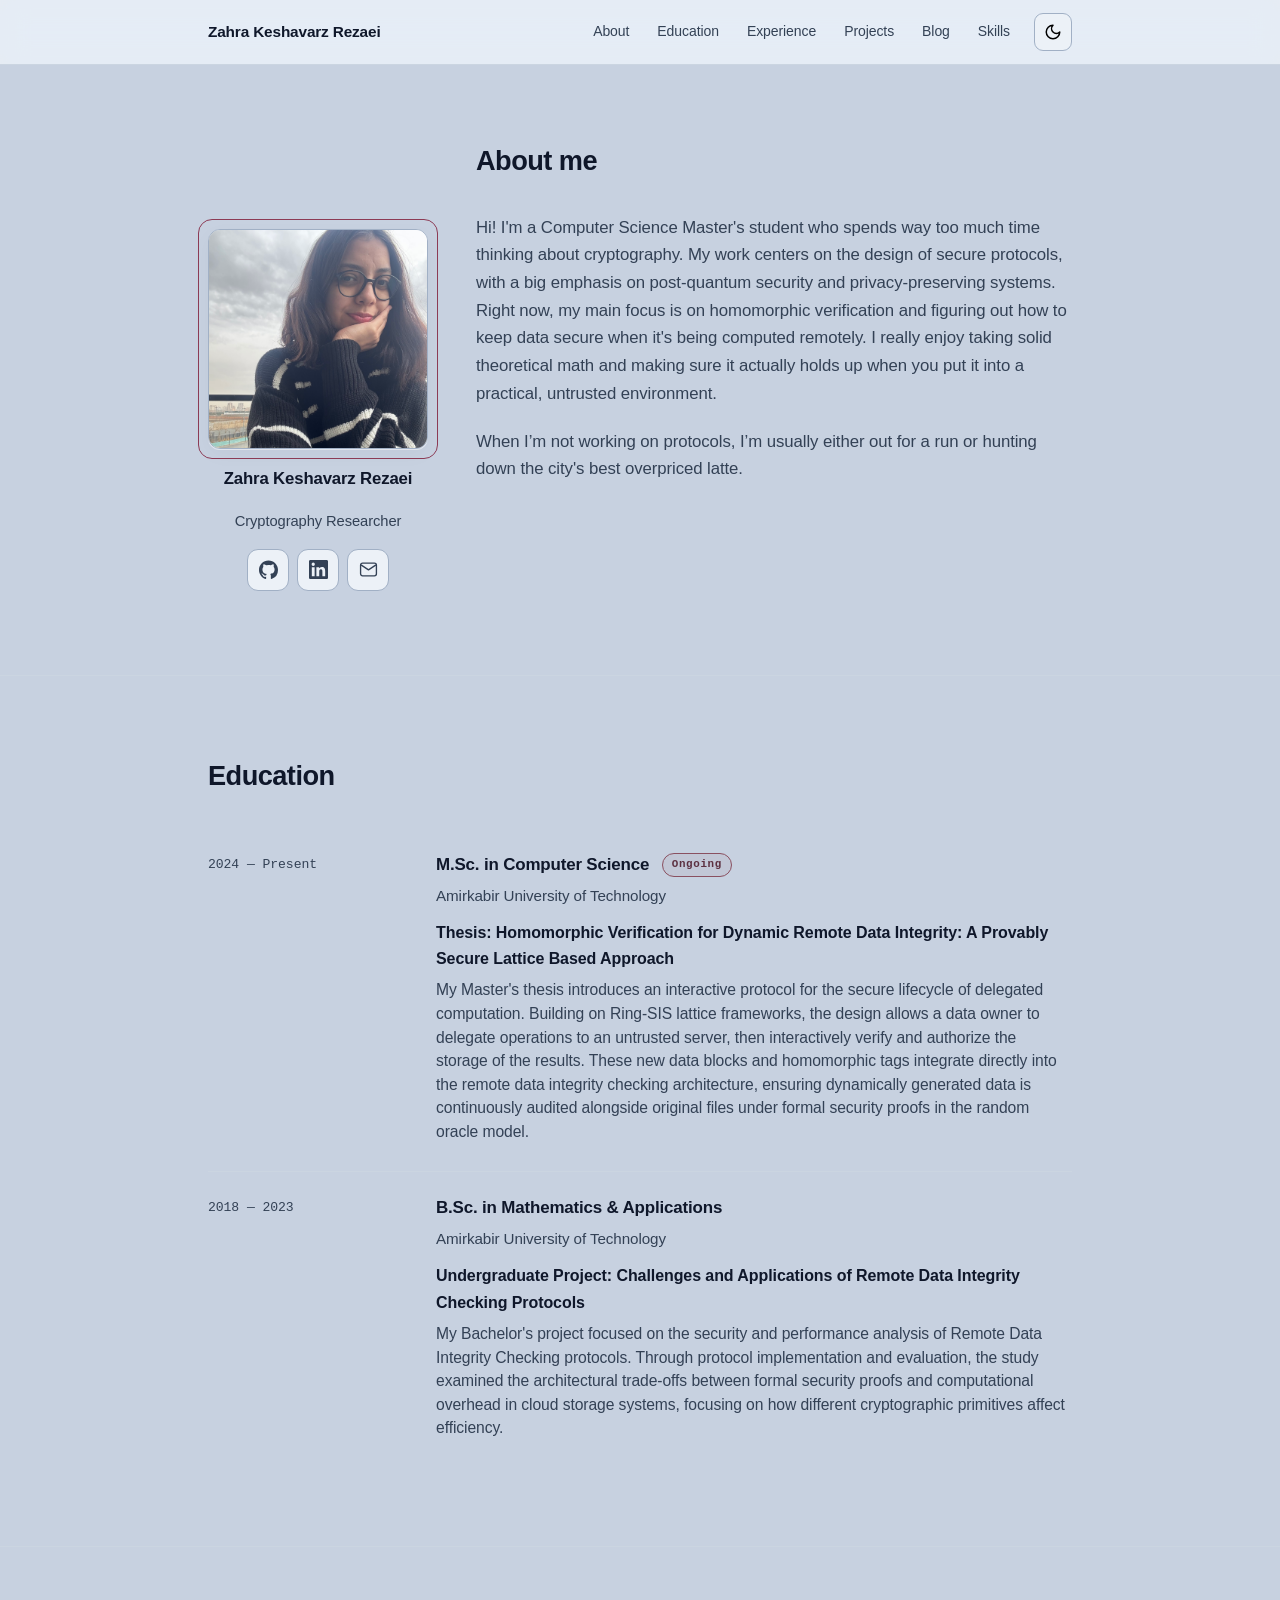
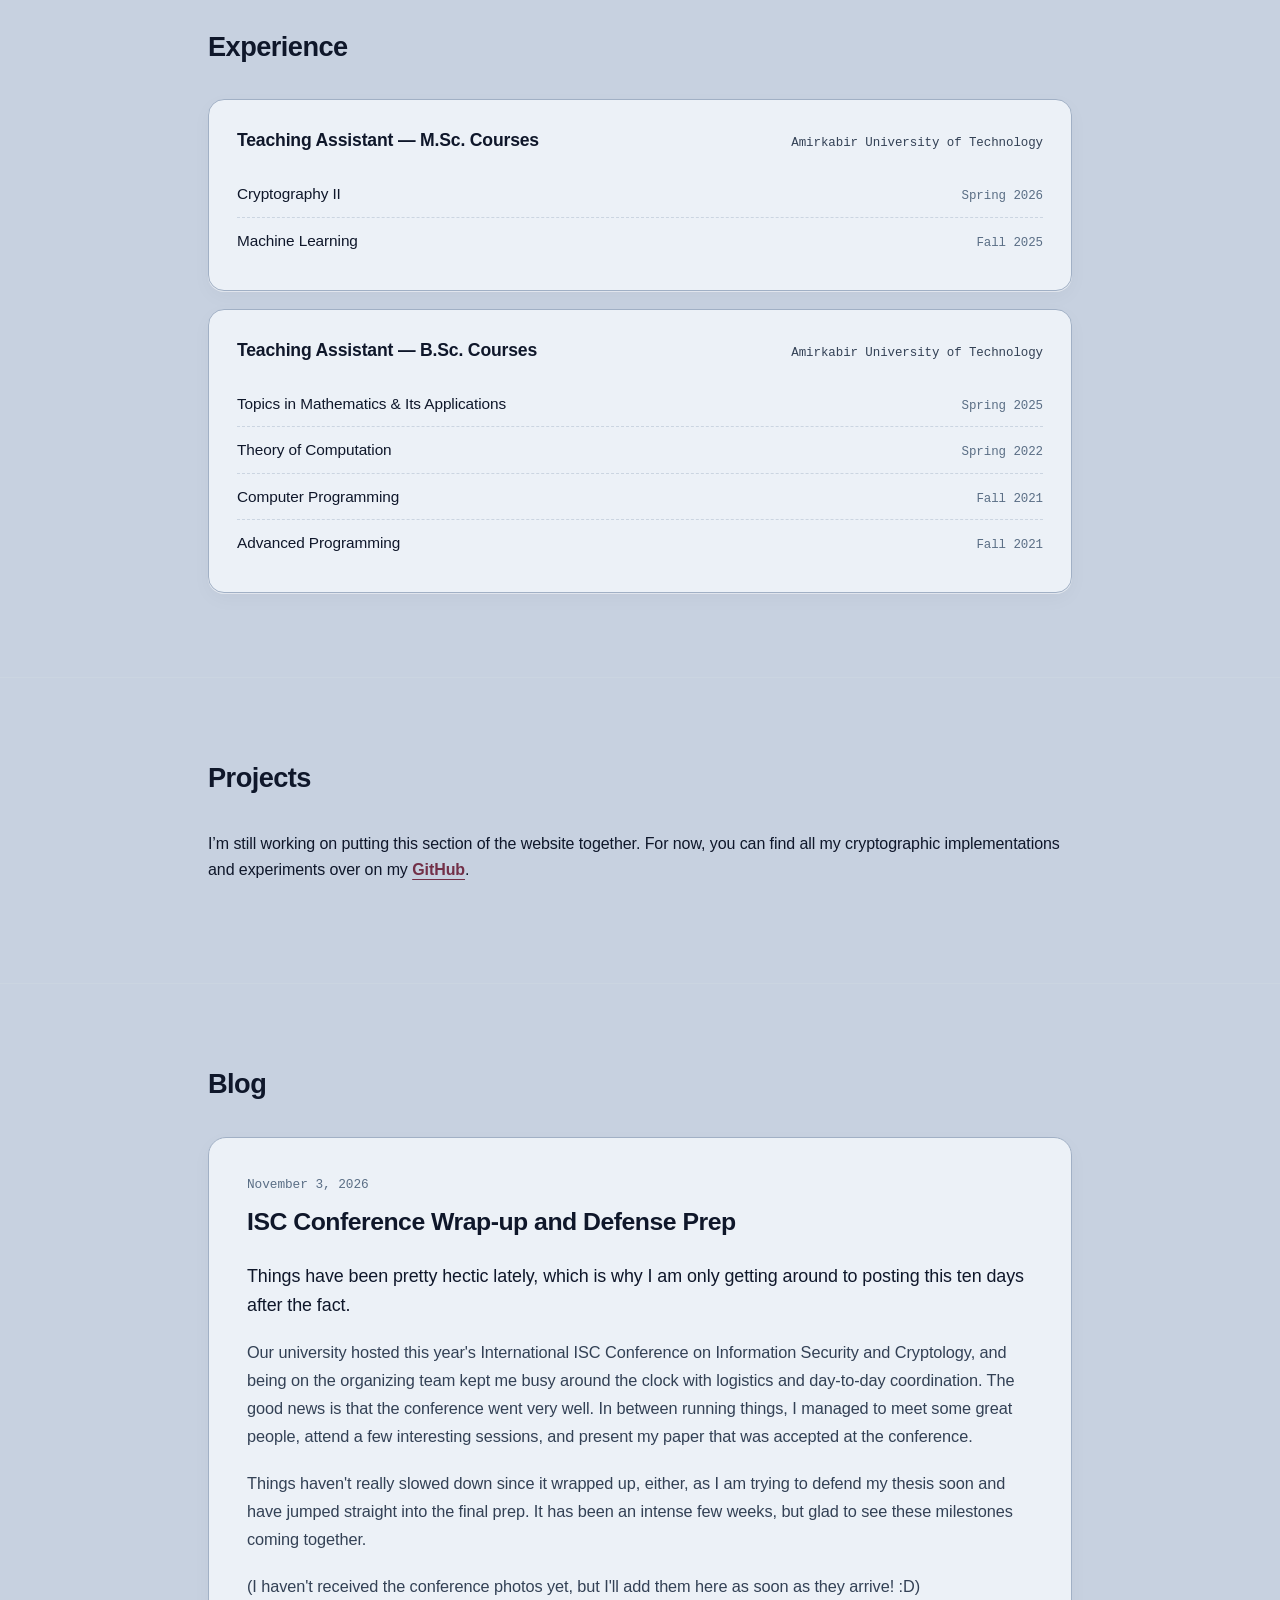
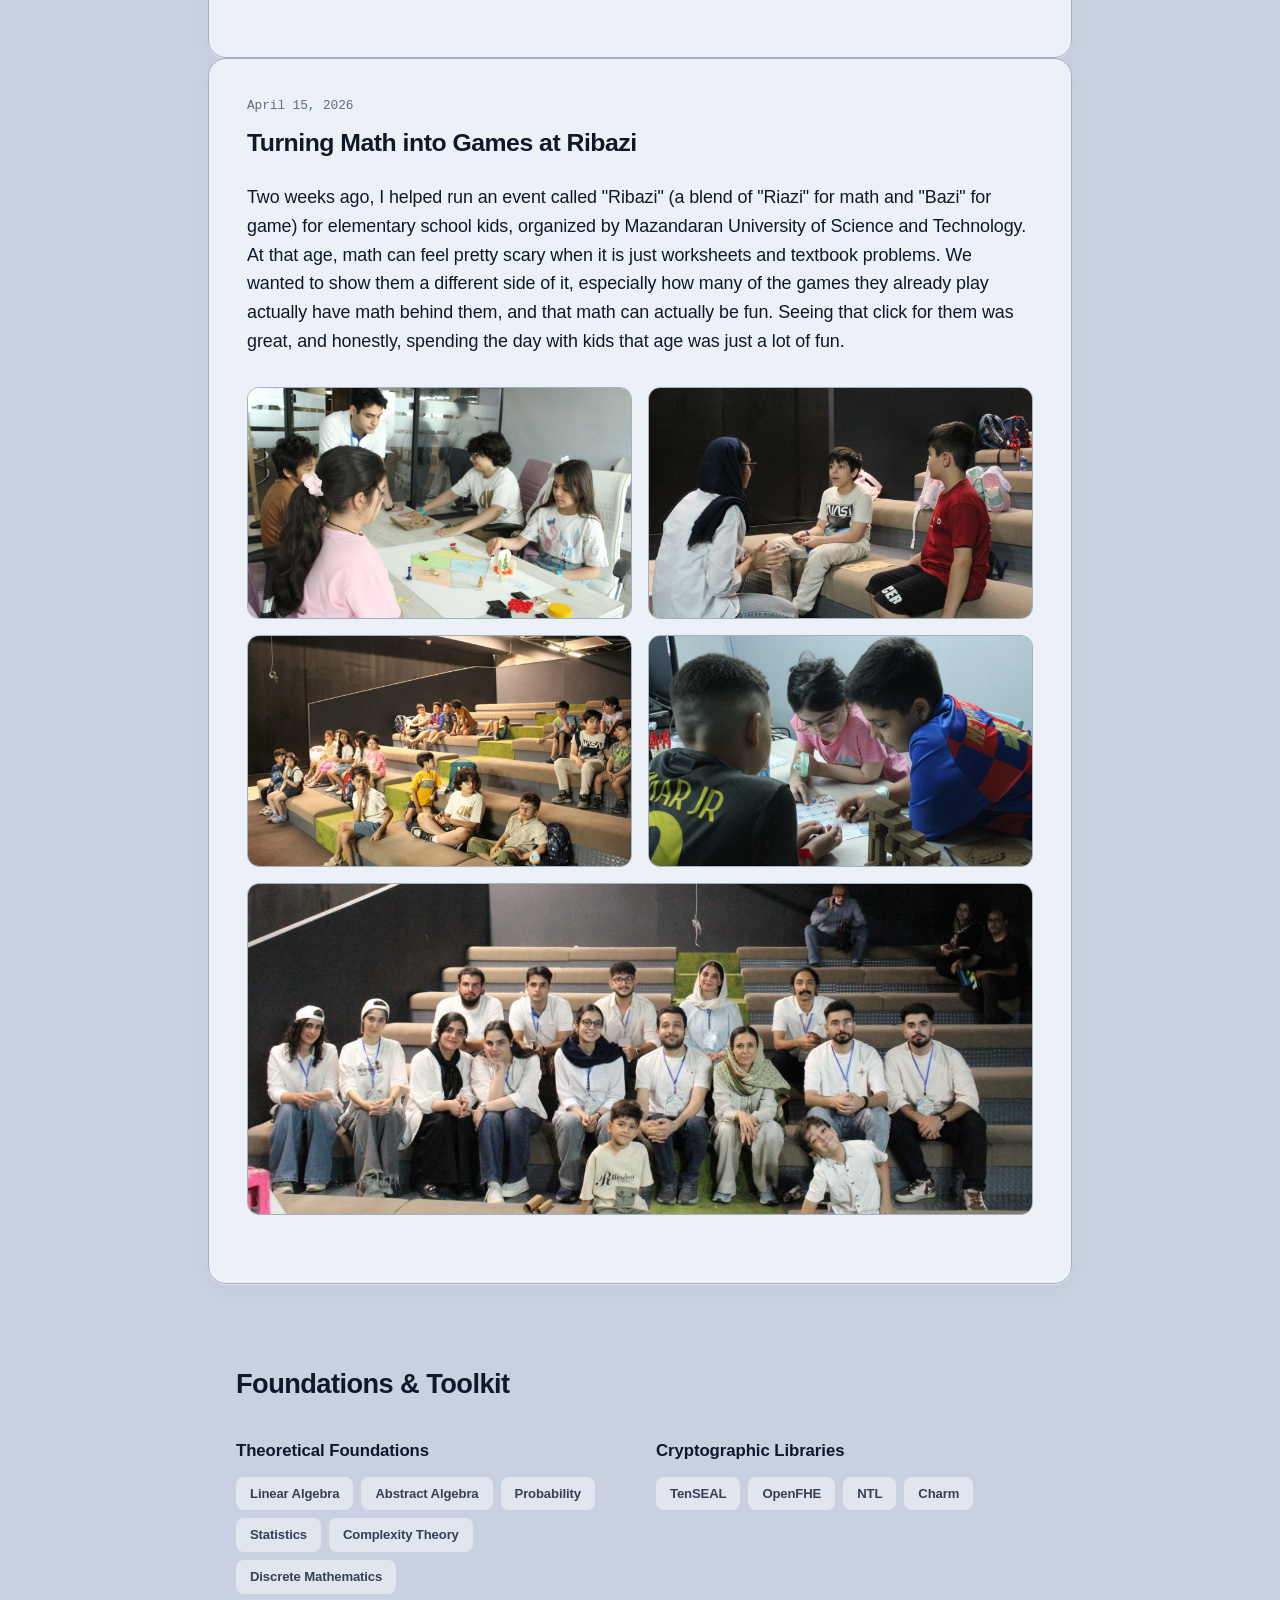
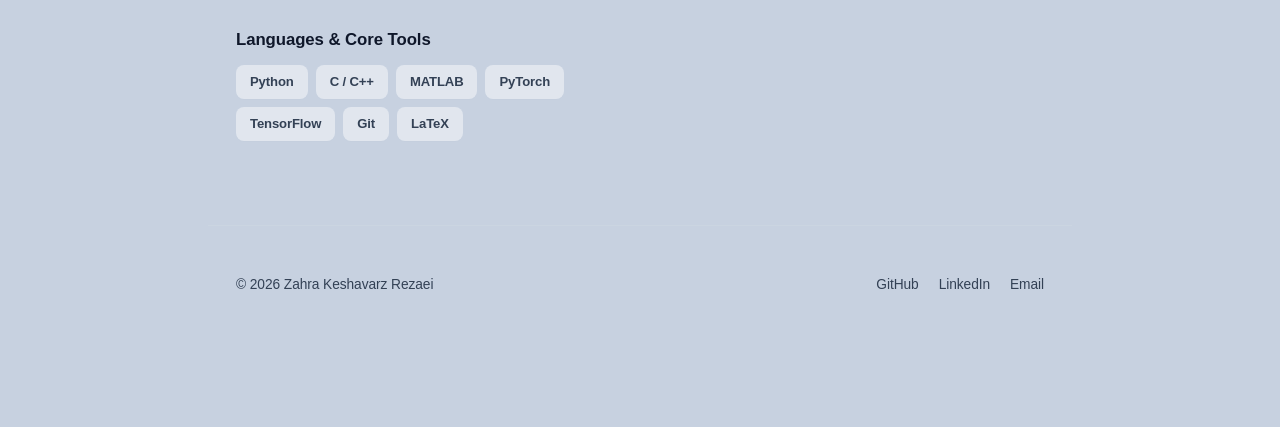
<file: index.html>
<!DOCTYPE html>
<html lang="en">

<head>
    <meta charset="UTF-8" />
    <meta name="viewport" content="width=device-width, initial-scale=1.0" />
    <title>Zahra Keshavarz Rezaei — Computer Science Researcher</title>
    <meta name="description"
        content="Personal academic website of Zahra Keshavarz Rezaei — Computer Science graduate researcher in cryptography." />
    <link rel="stylesheet" href="style.css" />
</head>

<body>

    <!-- ===================== NAV ===================== -->
    <header class="nav">
        <div class="nav-inner">
            <a class="brand" href="#top">
                Zahra Keshavarz Rezaei
            </a>

            <div style="display: flex; align-items: center; gap: 12px;">
                <nav class="nav-menu" aria-label="Primary">
                    <a href="#about">About</a>
                    <a href="#education">Education</a>
                    <a href="#experience">Experience</a>
                    <a href="#projects">Projects</a>
                    <a href="#Blog">Blog</a>
                    <a href="#skills">Skills</a>
                </nav>

                <button id="theme-toggle" class="theme-toggle" aria-label="Toggle theme">
                    <svg class="sun-icon" xmlns="http://www.w3.org/2000/svg" width="18" height="18" viewBox="0 0 24 24"
                        fill="none" stroke="#FDB813" stroke-width="2" stroke-linecap="round" stroke-linejoin="round"
                        style="display: none;">
                        <circle cx="12" cy="12" r="4"></circle>
                        <path d="M12 2v2"></path>
                        <path d="M12 20v2"></path>
                        <path d="M4.93 4.93l1.41 1.41"></path>
                        <path d="M17.66 17.66l1.41 1.41"></path>
                        <path d="M2 12h2"></path>
                        <path d="M20 12h2"></path>
                        <path d="M6.34 17.66l-1.41 1.41"></path>
                        <path d="M19.07 4.93l-1.41 1.41"></path>
                    </svg>
                    <svg class="moon-icon" xmlns="http://www.w3.org/2000/svg" width="18" height="18" viewBox="0 0 24 24"
                        fill="none" stroke="#000000" stroke-width="2" stroke-linecap="round" stroke-linejoin="round">
                        <path d="M12 3a6 6 0 0 0 9 9 9 9 0 1 1-9-9Z"></path>
                    </svg>
                </button>
            </div>
        </div>
    </header>

    <main id="top">

        <!-- ===================== ABOUT ===================== -->
        <section id="about">
            <div class="wrap reveal">
                <div class="about-grid">
                    <div class="about-left">
                        <div class="avatar-frame">
                            <img src="assets/profile.jpg" alt="Zahra Keshavarz Rezaei">
                        </div>
                        <h3 class="about-name">Zahra Keshavarz Rezaei</h3>
                        <p class="about-role">Cryptography Researcher</p>
                        <div class="socials">
                            <a class="icon-link" href="https://github.com/zahrakvrz" target="_blank" rel="noopener"
                                aria-label="GitHub" title="GitHub">
                                <svg viewBox="0 0 24 24" fill="currentColor">
                                    <path
                                        d="M12 .5C5.37.5 0 5.87 0 12.5c0 5.3 3.44 9.8 8.21 11.39.6.11.82-.26.82-.58 0-.29-.01-1.04-.02-2.05-3.34.73-4.04-1.61-4.04-1.61-.55-1.39-1.34-1.76-1.34-1.76-1.09-.75.08-.73.08-.73 1.2.08 1.84 1.24 1.84 1.24 1.07 1.83 2.81 1.3 3.5.99.11-.78.42-1.3.76-1.6-2.67-.3-5.47-1.34-5.47-5.95 0-1.31.47-2.39 1.24-3.23-.13-.31-.54-1.53.12-3.19 0 0 1.01-.32 3.3 1.23a11.5 11.5 0 0 1 3.01-.4c1.02 0 2.05.14 3.01.4 2.29-1.55 3.3-1.23 3.3-1.23.66 1.66.25 2.88.12 3.19.77.84 1.24 1.92 1.24 3.23 0 4.62-2.81 5.64-5.49 5.94.43.37.81 1.1.81 2.22 0 1.6-.01 2.9-.01 3.29 0 .32.21.7.83.58A12.01 12.01 0 0 0 24 12.5C24 5.87 18.63.5 12 .5z" />
                                </svg>
                            </a>
                            <a class="icon-link" href="https://www.linkedin.com/in/zahrakeshavarz/" target="_blank"
                                rel="noopener" aria-label="LinkedIn" title="LinkedIn">
                                <svg viewBox="0 0 24 24" fill="currentColor">
                                    <path
                                        d="M20.45 20.45h-3.56v-5.57c0-1.33-.02-3.04-1.85-3.04-1.85 0-2.14 1.45-2.14 2.94v5.67H9.34V9h3.42v1.56h.05c.48-.9 1.64-1.85 3.37-1.85 3.6 0 4.27 2.37 4.27 5.46v6.28zM5.34 7.43a2.07 2.07 0 1 1 0-4.14 2.07 2.07 0 0 1 0 4.14zM7.12 20.45H3.55V9h3.57v11.45zM22.22 0H1.77C.79 0 0 .77 0 1.73v20.54C0 23.23.79 24 1.77 24h20.45c.98 0 1.78-.77 1.78-1.73V1.73C24 .77 23.2 0 22.22 0z" />
                                </svg>
                            </a>
                            <a class="icon-link" href="mailto:zahra.kvrz@gmail.com" aria-label="Email" title="Email">
                                <svg viewBox="0 0 24 24" fill="none" stroke="currentColor" stroke-width="1.7"
                                    stroke-linecap="round" stroke-linejoin="round">
                                    <rect x="2" y="4" width="20" height="16" rx="2.5" />
                                    <path d="m3 6.5 9 6 9-6" />
                                </svg>
                            </a>
                        </div>
                    </div>
                    <div class="about-right">
                        <h2 class="section-title">About me</h2>
                        <div class="about-body">
                            <p>Hi! I'm a Computer Science Master's student who spends way too much time thinking about
                                cryptography. My work centers on the design of secure protocols, with a big emphasis on
                                post-quantum security and privacy-preserving systems.
                                Right now, my main focus is on homomorphic verification and figuring out how to keep
                                data secure when it's being computed remotely. I really enjoy taking solid theoretical
                                math and making sure it actually holds up when you put it into a practical, untrusted
                                environment.</p>
                            <p>When I’m not working on protocols, I’m usually either out for a run or hunting down the
                                city's best overpriced latte.</p>
                        </div>
                    </div>
                </div>
            </div>
        </section>

        <!-- ===================== EDUCATION ===================== -->
        <section id="education">
            <div class="wrap reveal">
                <!-- <p class="eyebrow">Education</p> -->
                <h2 class="section-title">Education</h2>
                <div class="timeline">

                    <div class="tl-item">
                        <div class="tl-date">2024 — Present</div>
                        <div class="tl-body">
                            <h3>M.Sc. in Computer Science <span class="badge-now">Ongoing</span></h3>
                            <p class="tl-inst">Amirkabir University of Technology</p>

                            <div class="tl-research" style="margin-top: 12px;">
                                <p style="margin: 0 0 6px 0; color: var(--text); font-weight: 600;">
                                    Thesis: Homomorphic Verification for Dynamic Remote Data Integrity: A Provably
                                    Secure Lattice Based Approach
                                </p>
                                <p style="margin: 0; font-size: 0.98rem; color: var(--text-muted); line-height: 1.5;">
                                    My Master's thesis introduces an interactive protocol for the secure lifecycle of
                                    delegated computation.
                                    Building on Ring-SIS lattice frameworks, the design allows a data owner to delegate
                                    operations to an untrusted server,
                                    then interactively verify and authorize the storage of the results.
                                    These new data blocks and homomorphic tags integrate directly into the remote data
                                    integrity checking architecture,
                                    ensuring dynamically generated data is continuously audited alongside original files
                                    under formal security proofs in the random oracle model.
                                </p>
                            </div>
                        </div>
                    </div>

                    <div class="tl-item">
                        <div class="tl-date">2018 — 2023</div>
                        <div class="tl-body">
                            <h3>B.Sc. in Mathematics & Applications</h3>
                            <p class="tl-inst">Amirkabir University of Technology</p>

                            <div class="tl-research" style="margin-top: 12px;">
                                <p style="margin: 0 0 6px 0; color: var(--text); font-weight: 600;">
                                    Undergraduate Project: Challenges and Applications of Remote Data Integrity Checking
                                    Protocols
                                </p>
                                <p style="margin: 0; font-size: 0.98rem; color: var(--text-muted); line-height: 1.5;">
                                    My Bachelor's project focused on the security and performance analysis of Remote
                                    Data Integrity Checking protocols.
                                    Through protocol implementation and evaluation, the study examined the architectural
                                    trade-offs between formal security proofs and computational overhead in cloud
                                    storage systems, focusing on how different cryptographic primitives affect
                                    efficiency.
                                </p>
                            </div>
                        </div>
                    </div>

                </div>
            </div>
        </section>
        <!-- ===================== EXPERIENCE ===================== -->
        <section id="experience">
            <div class="wrap reveal">
                <!-- <p class="eyebrow">Experience</p> -->
                <h2 class="section-title">Experience</h2>
                <div class="xp">
                    <div class="xp-card">
                        <div class="xp-head">
                            <h3>Teaching Assistant — M.Sc. Courses</h3>
                            <span class="xp-org">Amirkabir University of Technology</span>
                        </div>
                        <ul class="course-list">
                            <li><span class="course-name">Cryptography II</span><span class="course-term">Spring
                                    2026</span></li>
                            <li><span class="course-name">Machine Learning</span><span class="course-term">Fall
                                    2025</span></li>
                        </ul>
                    </div>
                    <div class="xp-card">
                        <div class="xp-head">
                            <h3>Teaching Assistant — B.Sc. Courses</h3>
                            <span class="xp-org">Amirkabir University of Technology</span>
                        </div>
                        <ul class="course-list">
                            <li><span class="course-name">Topics in Mathematics &amp; Its Applications</span><span
                                    class="course-term">Spring 2025</span></li>
                            <li><span class="course-name">Theory of Computation</span><span class="course-term">Spring
                                    2022</span></li>
                            <li><span class="course-name">Computer Programming</span><span class="course-term">Fall
                                    2021</span></li>
                            <li><span class="course-name">Advanced Programming</span><span class="course-term">Fall
                                    2021</span></li>
                        </ul>
                    </div>
                </div>
            </div>
        </section>

        <!-- ===================== PROJECTS ===================== -->
        <section id="projects">
            <div class="wrap reveal">
                <!-- <p class="eyebrow">Projects</p> -->
                <h2 class="section-title">Projects</h2>
                <div class="projects-minimal">
                    <p>I’m still working on putting this section of the website together. For now, you can find all my
                        cryptographic implementations and experiments over on my
                        <a href="https://github.com/zahrakvrz" target="_blank" rel="noopener noreferrer" style="color: #722F47; font-weight: 600;
                         text-decoration: underline; text-underline-offset: 4px;">GitHub</a>.
                    </p>
                </div>
            </div>
        </section>

        <!-- ===================== BLOG ===================== -->
        <section id="blog">
            <div class="wrap reveal">
                <h2 class="section-title">Blog</h2>

                <article class="blog-post">
                    <!-- Post Header -->
                    <header class="post-header">
                        <div class="post-meta">
                            <time datetime="2026-11-03" class="post-date">November 3, 2026</time>
                        </div>
                        <h3 class="post-title">ISC Conference Wrap-up and Defense Prep</h3>
                    </header>

                    <!-- Post Content -->
                    <div class="post-body">
                        <p class="post-lead">
                            Things have been pretty hectic lately, which is why I am only getting around to posting this
                            ten days after the fact.
                        </p>
                        <p>
                            Our university hosted this year's International ISC Conference on Information Security and
                            Cryptology,
                            and being on the organizing team kept me busy around the clock with logistics and day-to-day
                            coordination. The good news
                            is that the conference went very well. In between running things, I managed to meet some
                            great people, attend a few interesting sessions, and present my paper that was accepted at
                            the conference.
                        </p>
                        <p>
                            Things haven't really slowed down since it wrapped up, either, as I am trying to defend my
                            thesis soon and have jumped straight into the final prep. It has been an intense few weeks,
                            but glad to see these milestones coming together.
                        </p>
                        <p>
                            (I haven't received the conference photos yet, but I'll add them here as soon as they
                            arrive! :D)
                        </p>

                        <!-- ================= 3 to 5 Image Gallery ================= -->
                        <!-- 
            Tip: To use 3, 4, or 5 images, simply keep or remove <figure> items. 
            The CSS grid will automatically balance them.
        -->
                        <!--
        <div class="post-gallery" data-count="4">
            <figure class="gallery-item">
                <img src="assets/fig1.jpeg" alt="ISC Conference presentation" loading="lazy">
            </figure>
            <figure class="gallery-item">
                <img src="assets/fig2.jpeg" alt="ISC Conference sessions" loading="lazy">
            </figure>
            <figure class="gallery-item">
                <img src="assets/fig3.jpeg" alt="Organizing team" loading="lazy">
            </figure>
            <figure class="gallery-item">
                <img src="assets/fig4.jpeg" alt="Conference venue" loading="lazy">
            </figure>
        </div>
        -->
                    </div>
                </article>

                <article class="blog-post">
                    <!-- Post Header -->
                    <header class="post-header">
                        <div class="post-meta">
                            <time datetime="2026-09-19" class="post-date">April 15, 2026</time>

                        </div>
                        <h3 class="post-title">Turning Math into Games at Ribazi
                        </h3>
                    </header>

                    <!-- Post Content -->
                    <div class="post-body">
                        <p class="post-lead">
                            Two weeks ago, I helped run an event called "Ribazi" (a blend of "Riazi" for math and "Bazi"
                            for game) for elementary school kids, organized
                            by Mazandaran University of Science and Technology.

                            At that age, math can feel pretty scary when it is just worksheets and textbook problems. We
                            wanted to show them a different side of it, especially how many of the games they already
                            play actually have math behind them, and that math can actually be fun.

                            Seeing that click for them was great, and honestly, spending the day with kids that age was
                            just a lot of fun.
                        </p>

                        <!-- ================= 3 to 5 Image Gallery ================= -->
                        <!-- 
                            Tip: To use 3, 4, or 5 images, simply keep or remove <figure> items. 
                            The CSS grid will automatically balance them.
                        -->
                        <div class="post-gallery" data-count="4">
                            <!-- Image 1 -->
                            <figure class="gallery-item">
                                <img src="assets/fig1.jpeg" alt="Description of first picture" loading="lazy">
                            </figure>

                            <!-- Image 2 -->
                            <figure class="gallery-item">
                                <img src="assets/fig2.jpeg" alt="Description of second picture" loading="lazy">
                            </figure>

                            <!-- Image 3 -->
                            <figure class="gallery-item">
                                <img src="assets/fig3.jpeg" alt="Description of third picture" loading="lazy">
                            </figure>

                            <!-- Image 4 -->
                            <figure class="gallery-item">
                                <img src="assets/fig4.jpeg" alt="Description of fourth picture" loading="lazy">
                            </figure>
                            <!-- Image 5 -->
                            <figure class="gallery-item featured">
                                <img src="assets/fig5.jpg" alt="Description of fifth picture" loading="lazy">
                            </figure>
                        </div>
                </article>

                <section id="skills">
                    <div class="wrap reveal">
                        <!-- <p class="eyebrow">Skills</p> -->
                        <h2 class="section-title">Foundations &amp; Toolkit</h2>

                        <div class="skills-grid"
                            style="display: grid; grid-template-columns: repeat(auto-fit, minmax(300px, 1fr)); gap: 32px; margin-top: 24px;">

                            <div>
                                <h3
                                    style="font-size: 1.05rem; font-weight: 600; margin: 0 0 12px 0; color: var(--text);">
                                    Theoretical Foundations</h3>
                                <div class="pills" style="display: flex; flex-wrap: wrap; gap: 8px;">
                                    <span class="pill">Linear Algebra</span>
                                    <span class="pill">Abstract Algebra</span>
                                    <span class="pill">Probability</span>
                                    <span class="pill">Statistics</span>
                                    <span class="pill">Complexity Theory</span>
                                    <span class="pill">Discrete Mathematics</span>
                                </div>
                            </div>

                            <div>
                                <h3
                                    style="font-size: 1.05rem; font-weight: 600; margin: 0 0 12px 0; color: var(--text);">
                                    Cryptographic Libraries</h3>
                                <div class="pills" style="display: flex; flex-wrap: wrap; gap: 8px;">
                                    <span class="pill">TenSEAL</span>
                                    <span class="pill">OpenFHE</span>
                                    <span class="pill">NTL</span>
                                    <span class="pill">Charm</span>
                                </div>
                            </div>

                            <div>
                                <h3
                                    style="font-size: 1.05rem; font-weight: 600; margin: 0 0 12px 0; color: var(--text);">
                                    Languages &amp; Core Tools</h3>
                                <div class="pills" style="display: flex; flex-wrap: wrap; gap: 8px;">
                                    <span class="pill">Python</span>
                                    <span class="pill">C / C++</span>
                                    <span class="pill">MATLAB</span>
                                    <span class="pill">PyTorch</span>
                                    <span class="pill">TensorFlow</span>
                                    <span class="pill">Git</span>
                                    <span class="pill">LaTeX</span>
                                </div>
                            </div>

                        </div>

                    </div>
                </section>

                <!-- ===================== FOOTER ===================== -->
                <footer>
                    <div class="wrap">
                        <div class="footer-inner">
                            <span class="footer-copy">© <span id="year"></span> Zahra Keshavarz Rezaei</span>
                            <nav class="footer-links" aria-label="Footer">
                                <a href="https://github.com/" target="_blank" rel="noopener">GitHub</a>
                                <a href="https://www.linkedin.com/" target="_blank" rel="noopener">LinkedIn</a>
                                <a href="mailto:zahra@example.com">Email</a>
                            </nav>
                        </div>
                    </div>
                </footer>

                <script src="script.js"></script>

                <script>
                    const storageKey = 'theme-preference';
                    const toggleButton = document.getElementById('theme-toggle');
                    const sunIcon = toggleButton.querySelector('.sun-icon');
                    const moonIcon = toggleButton.querySelector('.moon-icon');

                    // Determine current theme
                    const getColorPreference = () => {
                        if (localStorage.getItem(storageKey)) return localStorage.getItem(storageKey);
                        return window.matchMedia('(prefers-color-scheme: dark)').matches ? 'dark' : 'light';
                    };

                    const theme = { value: getColorPreference() };

                    const reflectPreference = () => {
                        document.documentElement.setAttribute('data-theme', theme.value);
                        if (theme.value === 'dark') {
                            sunIcon.style.display = 'block';
                            moonIcon.style.display = 'none';
                        } else {
                            sunIcon.style.display = 'none';
                            moonIcon.style.display = 'block';
                        }
                    };

                    // Set early to prevent white flash
                    reflectPreference();

                    window.onload = () => {
                        reflectPreference();
                        toggleButton.addEventListener('click', () => {
                            theme.value = theme.value === 'light' ? 'dark' : 'light';
                            localStorage.setItem(storageKey, theme.value);
                            reflectPreference();
                        });
                    };

                    // Listen for system changes dynamically
                    window.matchMedia('(prefers-color-scheme: dark)').addEventListener('change', e => {
                        theme.value = e.matches ? 'dark' : 'light';
                        setPreference();
                    });
                </script>
</body>

</html>
</file>
<file: style.css>
/* ============================================================
   Zahra Keshavarz Rezaei — academic site
   Theme-aware stylesheet (Supports system preferred and toggled dark mode)
   Palette:
     Warm Stone .............. #C7D1E0 (10% lighter base backdrop)
     Ice Surface ............. #ECF1F7 (Elevated layers / card base)
     Deep Burgundy ........... Accent 1
     Wine Rose ............... Accent 2
     Muted Berry ............. Accent 3
============================================================ */

:root {
    /* surfaces & text */
    --bg: #C7D1E0;
    /* Brightened base background */
    --bg-elev: #ECF1F7;
    /* Luminous surface/nav base (stays lighter at first) */
    --bg-soft: #ffffff;
    /* Hover state (Pure white illumination) */
    --bg-nav: rgba(236, 241, 247, 0.85);
    --bg-pill: rgba(255, 255, 255, 0.45);
    /* Soft semi-translucent glass blend for tech boxes */
    --text: #0f172a;
    /* Deep slate ink */
    --text-muted: #334155;
    --text-faint: #5a6e85;

    /* lines */
    --border: #a1b0c5;
    --border-soft: #cbd5e1;

    /* accents & dynamic pill text */
    --terracotta: #722F47;
    --terracotta-soft: rgba(114, 47, 71, 0.08);
    --text-terracotta: #722F47;

    --rose: #8C3B55;
    --rose-soft: rgba(140, 59, 85, 0.08);
    --text-rose: #6B2D42;

    --sage: #8A5060;
    --sage-soft: rgba(138, 80, 96, 0.08);
    --text-sage: #5C3040;

    --ring: rgba(161, 176, 197, 0.40);
    --shadow: 0 1px 0 rgba(255, 255, 255, 0.5), 0 6px 20px rgba(15, 23, 42, 0.03);
    --max: 920px;
}

/* Dark Mode Palette - Keeps dark slate-blue depth layout */
[data-theme="dark"] {
    /* surfaces & text */
    --bg: #0f131a;
    --bg-elev: #1a2333;
    /* Stays lighter at first view */
    --bg-soft: #253147;
    /* Progressively lighter glow on interaction */
    --bg-nav: rgba(26, 35, 51, 0.85);
    --bg-pill: rgba(255, 255, 255, 0.05);
    /* Sleek dark integrated glass tag */
    --text: #f1f5f9;
    --text-muted: #94a3b8;
    --text-faint: #475569;

    /* lines */
    --border: #2e3f59;
    --border-soft: #1e293b;

    /* accents */
    --terracotta: #B85A7A;
    --terracotta-soft: rgba(184, 90, 122, 0.15);
    --text-terracotta: #f0e0e8;

    --rose: #C46E8A;
    --rose-soft: rgba(196, 110, 138, 0.15);
    --text-rose: #f2e4eb;

    --sage: #B07588;
    --sage-soft: rgba(176, 117, 136, 0.15);
    --text-sage: #ede0e5;

    --ring: rgba(148, 163, 184, 0.25);
    --shadow: 0 1px 0 rgba(0, 0, 0, 0.6), 0 12px 32px rgba(0, 0, 0, 0.4);
}

/* ============================================================
   Reset & base
============================================================ */
*,
*::before,
*::after {
    box-sizing: border-box;
}

html {
    scroll-behavior: smooth;
    scroll-padding-top: 80px;
    -webkit-text-size-adjust: 100%;
}

body {
    margin: 0;
    background: var(--bg);
    color: var(--text);
    font-family: -apple-system, BlinkMacSystemFont, "Segoe UI", "Inter",
        Roboto, Helvetica, Arial, "Apple Color Emoji", sans-serif;
    font-size: 16px;
    line-height: 1.65;
    letter-spacing: -0.005em;
    -webkit-font-smoothing: antialiased;
    -moz-osx-font-smoothing: grayscale;
    transition: background-color 0.3s ease, color 0.3s ease, border-color 0.3s ease, box-shadow 0.3s ease;
}

a {
    color: inherit;
    text-decoration: none;
}

img {
    display: block;
    max-width: 100%;
}

::selection {
    background: var(--ring);
}

.wrap {
    width: 100%;
    max-width: var(--max);
    margin: 0 auto;
    padding: 0 28px;
}

/* ============================================================
   Navigation
============================================================ */
.nav {
    position: sticky;
    top: 0;
    z-index: 50;
    backdrop-filter: saturate(180%) blur(14px);
    -webkit-backdrop-filter: saturate(180%) blur(14px);
    background: var(--bg-nav);
    border-bottom: 1px solid var(--border-soft);
    transition: background-color 0.3s ease, border-color 0.3s ease;
}

.nav-inner {
    display: flex;
    align-items: center;
    justify-content: space-between;
    height: 64px;
    max-width: var(--max);
    margin: 0 auto;
    padding: 0 28px;
}

.brand {
    font-weight: 650;
    font-size: 0.96rem;
    letter-spacing: -0.01em;
    display: inline-flex;
    align-items: center;
    gap: 9px;
}

.brand-tag {
    font-family: ui-monospace, SFMono-Regular, "SF Mono", Menlo, monospace;
    color: var(--text-faint);
    font-size: 0.82rem;
}

.nav-menu {
    display: flex;
    align-items: center;
    gap: 4px;
}

.nav-menu a {
    color: var(--text-muted);
    font-size: 0.875rem;
    font-weight: 500;
    padding: 8px 12px;
    border-radius: 8px;
    transition: color 0.2s ease, background-color 0.2s ease;
}

.nav-menu a:hover {
    color: var(--terracotta);
    background: var(--bg-soft);
}

/* ============================================================
   Sections
============================================================ */
section {
    padding: 84px 0;
    border-bottom: 1px solid var(--border-soft);
    transition: border-color 0.3s ease;
}

section:last-of-type {
    border-bottom: none;
}

.eyebrow {
    font-family: ui-monospace, SFMono-Regular, "SF Mono", Menlo, monospace;
    font-size: 0.74rem;
    letter-spacing: 0.18em;
    text-transform: uppercase;
    color: var(--terracotta);
    margin: 0 0 18px;
    display: flex;
    align-items: center;
    gap: 12px;
}

.eyebrow::after {
    content: "";
    flex: 1;
    height: 1px;
    background: var(--border);
    transition: background-color 0.3s ease;
}

.section-title {
    font-size: 1.7rem;
    font-weight: 680;
    letter-spacing: -0.02em;
    margin: 0 0 36px;
    line-height: 1.2;
}

/* ============================================================
   Hero
============================================================ */
.hero {
    padding-top: 60px;
    padding-bottom: 60px;
    border-bottom: 1px solid var(--border-soft);
    background:
        radial-gradient(60% 80% at 80% 0%, var(--bg-soft), transparent 70%);
    transition: background-color 0.3s ease, border-color 0.3s ease;
}

.hero-grid {
    display: grid;
    grid-template-columns: 1fr;
    gap: 48px;
    align-items: center;
}

.hero-text h1 {
    font-size: clamp(2.2rem, 5.4vw, 3.15rem);
    line-height: 1.04;
    font-weight: 720;
    letter-spacing: -0.035em;
    margin: 0 0 16px;
}

.accent-dot {
    color: var(--terracotta);
}

.hero-sub {
    font-size: 1.06rem;
    color: var(--text-muted);
    margin: 0 0 28px;
    max-width: 38ch;
}

.hero-sub strong {
    color: var(--text);
    font-weight: 600;
}

.socials {
    display: flex;
    gap: 10px;
}

.icon-link {
    width: 42px;
    height: 42px;
    display: grid;
    place-items: center;
    border: 1px solid var(--border);
    border-radius: 11px;
    background: var(--bg-elev);
    color: var(--text-muted);
    transition: color 0.2s ease, border-color 0.2s ease, transform 0.2s ease, background-color 0.2s ease, box-shadow 0.3s ease;
}

.icon-link:hover {
    color: var(--terracotta);
    border-color: var(--terracotta);
    background: var(--terracotta-soft);
    transform: translateY(-2px);
}

.icon-link svg {
    width: 19px;
    height: 19px;
}

.avatar-frame {
    position: relative;
    width: 220px;
    height: 220px;
    flex: none;
}

.avatar-frame img {
    width: 100%;
    height: 100%;
    object-fit: cover;
    object-position: center 20%;
    border-radius: 12px;
    border: 1px solid var(--border);
    background: var(--bg-elev);
    box-shadow: var(--shadow);
    transition: border-color 0.3s ease, background-color 0.3s ease, box-shadow 0.3s ease;
}

.avatar-frame::after {
    content: "";
    position: absolute;
    inset: -10px;
    border-radius: 14px;
    border: 1px solid var(--rose);
    pointer-events: none;
    transition: border-color 0.3s ease;
}

/* ============================================================
   About
============================================================ */
#about {
    padding-top: 72px;
}

.about-grid {
    display: grid;
    grid-template-columns: auto 1fr;
    gap: 48px;
    align-items: start;
}

.about-left {
    display: flex;
    flex-direction: column;
    align-items: center;
    gap: 16px;
    padding-top: 92px;
}

.about-name {
    font-size: 1.05rem;
    font-weight: 620;
    margin: 0;
    text-align: center;
    letter-spacing: -0.01em;
}

.about-role {
    font-size: 0.92rem;
    color: var(--text-muted);
    margin: 0;
    text-align: center;
}

.about-left .socials {
    display: flex;
    gap: 8px;
}

.about-right {
    padding-top: 8px;
}

.about-body p {
    font-size: 1.05rem;
    color: var(--text-muted);
    max-width: 64ch;
    margin: 0 0 20px;
}

.about-body p:last-child {
    margin-bottom: 0;
}

/* ============================================================
   Timeline (Education)
============================================================ */
.timeline {
    display: flex;
    flex-direction: column;
    gap: 6px;
}

.tl-item {
    display: grid;
    grid-template-columns: 200px 1fr;
    gap: 28px;
    padding: 22px 0;
    border-top: 1px solid var(--border-soft);
    transition: border-color 0.3s ease;
}

.tl-item:first-child {
    border-top: none;
}

.tl-date {
    font-family: ui-monospace, SFMono-Regular, "SF Mono", Menlo, monospace;
    font-size: 0.82rem;
    color: var(--text-muted);
    padding-top: 3px;
    white-space: nowrap;
}

.tl-body h3 {
    font-size: 1.06rem;
    font-weight: 620;
    margin: 0 0 4px;
    letter-spacing: -0.01em;
}

.tl-inst {
    color: var(--text-muted);
    font-size: 0.95rem;
    margin: 0;
}

.badge-now {
    display: inline-block;
    margin-left: 8px;
    font-size: 0.68rem;
    font-family: ui-monospace, monospace;
    letter-spacing: 0.06em;
    color: var(--text-sage);
    background: var(--sage-soft);
    border: 1px solid var(--sage);
    border-radius: 100px;
    padding: 2px 9px;
    vertical-align: middle;
    transition: background-color 0.3s ease, border-color 0.3s ease, color 0.3s ease;
}

/* ============================================================
   Experience (TA timeline / list)
============================================================ */
.xp {
    display: flex;
    flex-direction: column;
    gap: 18px;
}

.xp-card {
    background: var(--bg-elev);
    border: 1px solid var(--border);
    border-radius: 16px;
    padding: 26px 28px;
    box-shadow: var(--shadow);
    transition: border-color 0.25s ease, transform 0.25s ease, background-color 0.3s ease, box-shadow 0.3s ease;
}

.xp-card:hover {
    border-color: var(--terracotta);
    transform: translateY(-2px);
    background: var(--bg-soft);
}

.xp-head {
    display: flex;
    align-items: baseline;
    justify-content: space-between;
    gap: 16px;
    margin-bottom: 16px;
    flex-wrap: wrap;
}

.xp-head h3 {
    font-size: 1.1rem;
    font-weight: 640;
    margin: 0;
    letter-spacing: -0.01em;
}

.xp-org {
    font-family: ui-monospace, SFMono-Regular, "SF Mono", Menlo, monospace;
    font-size: 0.78rem;
    color: var(--text-muted);
    white-space: nowrap;
}

.course-list {
    list-style: none;
    margin: 0;
    padding: 0;
    display: flex;
    flex-direction: column;
}

.course-list li {
    display: flex;
    align-items: baseline;
    justify-content: space-between;
    gap: 16px;
    padding: 10px 0;
    border-top: 1px dashed var(--border-soft);
    color: var(--text-muted);
    font-size: 0.96rem;
    transition: border-color 0.3s ease;
}

.course-list li:first-child {
    border-top: none;
}

.course-name {
    color: var(--text);
    font-weight: 500;
}

.course-term {
    font-family: ui-monospace, SFMono-Regular, "SF Mono", Menlo, monospace;
    font-size: 0.78rem;
    color: var(--text-faint);
    white-space: nowrap;
}

/* ============================================================
   Projects
============================================================ */
.projects {
    display: flex;
    flex-direction: column;
    gap: 14px;
}

.project {
    display: grid;
    grid-template-columns: 44px 1fr;
    gap: 22px;
    padding: 26px 0;
    border-top: 1px solid var(--border-soft);
    transition: border-color 0.3s ease;
}

.project:first-child {
    border-top: none;
}

.project .num {
    font-family: ui-monospace, SFMono-Regular, "SF Mono", Menlo, monospace;
    font-size: 0.86rem;
    color: var(--terracotta);
    padding-top: 4px;
}

.project h3 {
    font-size: 1.16rem;
    font-weight: 640;
    margin: 0 0 10px;
    letter-spacing: -0.015em;
    line-height: 1.3;
}

.project p {
    color: var(--text-muted);
    font-size: 0.97rem;
    margin: 0 0 14px;
    max-width: 64ch;
}

/* ============================================================
   Pills / tags (Redesigned Architecture Boxes)
============================================================ */
.pills {
    display: flex;
    flex-wrap: wrap;
    gap: 8px;
}

.pill {
    display: inline-block;
    font-size: 0.82rem;
    font-weight: 550;
    color: var(--text-muted);
    background: var(--bg-pill);
    border: none;
    /* Stripped clunky lines */
    border-radius: 8px;
    /* Modern minimal radius layout */
    padding: 6px 14px;
    letter-spacing: -0.01em;
    box-shadow: 0 1px 2px rgba(0, 0, 0, 0.01);
    transition: color 0.2s ease, background-color 0.2s ease, transform 0.2s ease, box-shadow 0.2s ease;
}

.pill:hover {
    color: var(--text);
    background: var(--bg-soft);
    /* Seamless bright glow effect on interaction */
    transform: translateY(-1.5px);
    box-shadow: 0 4px 12px rgba(15, 23, 42, 0.05);
}

/* category-accent variants (Clean borderless highlights) */
.pill-terracotta {
    color: var(--text-terracotta);
    background: var(--terracotta-soft);
}

.pill-rose {
    color: var(--text-rose);
    background: var(--rose-soft);
}

.pill-sage {
    color: var(--text-sage);
    background: var(--sage-soft);
}

.skills-row .pills {
    gap: 10px;
}

.skills-row .pill {
    font-size: 0.86rem;
    padding: 8px 16px;
}

/* ============================================================
   Footer
============================================================ */
footer {
    padding: 48px 0;
    border-top: 1px solid var(--border-soft);
    transition: border-color 0.3s ease;
}

.footer-inner {
    display: flex;
    align-items: center;
    justify-content: space-between;
    gap: 18px;
    flex-wrap: wrap;
}

.footer-copy {
    color: var(--text-muted);
    font-size: 0.86rem;
}

.footer-links {
    display: flex;
    gap: 20px;
}

.footer-links a {
    color: var(--text-muted);
    font-size: 0.86rem;
    transition: color 0.2s ease;
}

.footer-links a:hover {
    color: var(--terracotta);
}

/* ============================================================
   Reveal animation
============================================================ */
.reveal {
    opacity: 0;
    transform: translateY(16px);
    transition: opacity 0.7s cubic-bezier(.22, .61, .36, 1),
        transform 0.7s cubic-bezier(.22, .61, .36, 1);
}

.reveal.in {
    opacity: 1;
    transform: none;
}

@media (prefers-reduced-motion: reduce) {
    .reveal {
        opacity: 1;
        transform: none;
        transition: none;
    }

    html {
        scroll-behavior: auto;
    }
}

/* ============================================================
   Responsive
============================================================ */
@media (max-width: 720px) {
    .nav-menu {
        display: none;
    }

    .hero-grid {
        grid-template-columns: 1fr;
        gap: 24px;
    }

    .avatar-frame {
        width: 160px;
        height: 160px;
    }

    .about-grid {
        grid-template-columns: 1fr;
        gap: 28px;
        justify-items: center;
    }

    .about-left {
        align-items: center;
    }

    .about-right {
        padding-top: 0;
    }

    .tl-item {
        grid-template-columns: 1fr;
        gap: 6px;
    }

    .tl-date {
        padding-top: 0;
    }

    .project {
        grid-template-columns: 1fr;
        gap: 8px;
    }

    .project .num {
        padding-top: 0;
    }

    .course-list li {
        flex-direction: column;
        gap: 2px;
    }

    section {
        padding: 60px 0;
    }

    .hero {
        padding-top: 40px;
        padding-bottom: 48px;
    }
}

/* ============================================================
   Minimal Theme Toggle Button Styling Utility
============================================================ */
.theme-toggle {
    background: none;
    border: 1px solid var(--border);
    border-radius: 9px;
    width: 38px;
    height: 38px;
    display: grid;
    place-items: center;
    cursor: pointer;
    color: var(--text-muted);
    background: var(--bg-elev);
    transition: color 0.2s ease, border-color 0.2s ease, background-color 0.2s ease;
}

.theme-toggle:hover {
    color: var(--terracotta);
    border-color: var(--terracotta);
    background: var(--terracotta-soft);
}

/* ============================================================
   Blog & Post Template
============================================================ */
.blog-post {
    background: var(--bg-elev);
    border: 1px solid var(--border);
    border-radius: 18px;
    padding: 36px 38px;
    box-shadow: var(--shadow);
    transition: border-color 0.3s ease, background-color 0.3s ease, box-shadow 0.3s ease;
}

.blog-post:hover {
    border-color: var(--terracotta);
}

.post-header {
    margin-bottom: 24px;
}

.post-meta {
    display: flex;
    align-items: center;
    gap: 8px;
    flex-wrap: wrap;
    font-family: ui-monospace, SFMono-Regular, "SF Mono", Menlo, monospace;
    font-size: 0.8rem;
    color: var(--text-faint);
    margin-bottom: 12px;
}

.post-meta-dot {
    opacity: 0.6;
}

.post-title {
    font-size: 1.55rem;
    font-weight: 700;
    letter-spacing: -0.02em;
    line-height: 1.25;
    margin: 0;
    color: var(--text);
}

.post-body {
    color: var(--text-muted);
    font-size: 1.02rem;
    line-height: 1.7;
}

.post-lead {
    font-size: 1.12rem;
    color: var(--text);
    font-weight: 450;
    margin-bottom: 20px;
    line-height: 1.6;
}

.post-body p {
    margin: 0 0 20px;
}

.post-quote {
    margin: 28px 0;
    padding: 16px 22px;
    border-left: 3px solid var(--terracotta);
    background: var(--terracotta-soft);
    border-radius: 0 10px 10px 0;
    font-style: italic;
    color: var(--text);
}

/* ============================================================
   Post Image Gallery (3 to 5 images)
============================================================ */
.post-gallery {
    display: grid;
    grid-template-columns: repeat(2, 1fr);
    gap: 16px;
    margin: 32px 0;
}

/* When 3 or 5 items exist, the first can span across 2 columns as a hero image */
.post-gallery .gallery-item.featured {
    grid-column: span 2;
}

.gallery-item {
    margin: 0;
    display: flex;
    flex-direction: column;
    background: var(--bg);
    border: 1px solid var(--border);
    border-radius: 12px;
    overflow: hidden;
    transition: transform 0.25s ease, border-color 0.25s ease;
}

.gallery-item:hover {
    transform: translateY(-2px);
    border-color: var(--rose);
}

.gallery-item img {
    width: 100%;
    height: 230px;
    object-fit: cover;
    object-position: center;
    display: block;
    background: var(--bg-pill);
}

/* Featured image gets extra height */
.gallery-item.featured img {
    height: 330px;
}

.gallery-item figcaption {
    padding: 10px 14px;
    font-size: 0.8rem;
    font-family: ui-monospace, SFMono-Regular, "SF Mono", Menlo, monospace;
    color: var(--text-faint);
    background: var(--bg-elev);
    border-top: 1px solid var(--border-soft);
}

/* Post Footer */
.post-footer {
    margin-top: 32px;
    padding-top: 20px;
    border-top: 1px dashed var(--border-soft);
}

/* Responsive adjustment for Mobile screens */
@media (max-width: 720px) {
    .blog-post {
        padding: 24px 20px;
    }

    .post-title {
        font-size: 1.3rem;
    }

    .post-gallery {
        grid-template-columns: 1fr;
    }

    .post-gallery .gallery-item.featured {
        grid-column: span 1;
    }

    .gallery-item img,
    .gallery-item.featured img {
        height: 200px;
    }
}
</file>
